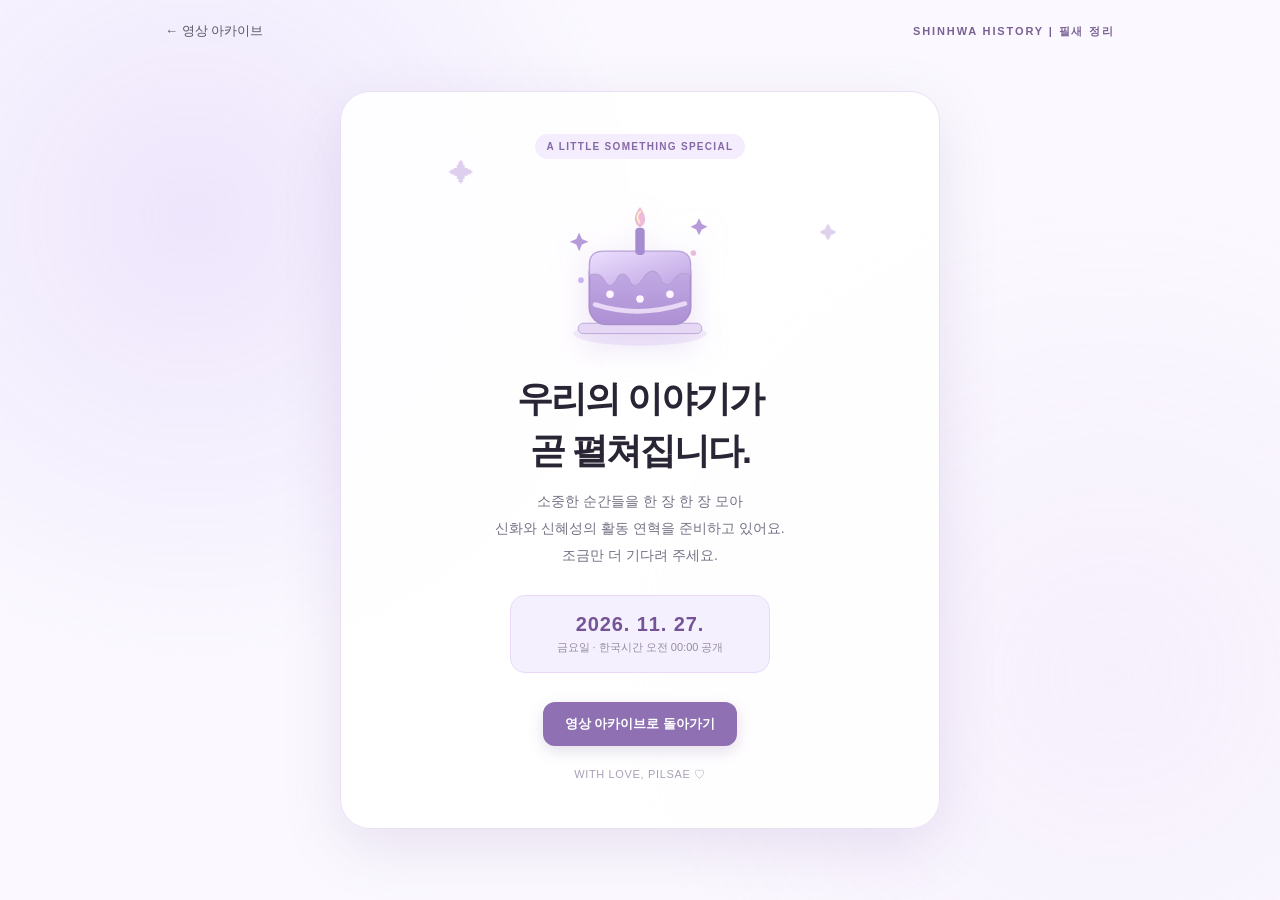
<file: history-coming-soon.html>
<!doctype html>
<html lang="ko"><head><meta charset="utf-8"><meta name="viewport" content="width=device-width,initial-scale=1"><meta name="robots" content="noindex,nofollow,noarchive"><title>활동 연혁 공개 안내 | 필새 정리</title><link rel="icon" href="./assets/favicon-p.png">
<style>
:root{font-family:Pretendard,-apple-system,BlinkMacSystemFont,"Apple SD Gothic Neo","Noto Sans KR",sans-serif;color-scheme:light dark}
*{box-sizing:border-box}body{margin:0;min-height:100vh;background:light-dark(#fbf9ff,#191421);color:light-dark(#2a2535,#f9f4ff);display:flex;flex-direction:column}
body:before{content:"";position:fixed;inset:0;pointer-events:none;background:radial-gradient(circle at 15% 24%,#d4c0f68c,transparent 35%),radial-gradient(circle at 87% 75%,#eeddf887,transparent 38%);opacity:.6}
header{position:relative;z-index:1;padding:22px max(22px,calc((100vw - 950px)/2));display:flex;justify-content:space-between;align-items:center;gap:10px;font-size:13px}header a{color:inherit;text-decoration:none;opacity:.75}header span{letter-spacing:.17em;font-weight:700;color:light-dark(#796193,#ccb1ee);font-size:11px}
main{flex:1;display:grid;place-items:center;padding:22px 20px 64px}.card{position:relative;width:min(100%,600px);text-align:center;padding:42px 36px 46px;border-radius:30px;background:light-dark(#ffffffdc,#28202fe8);border:1px solid light-dark(#eadff5,#635275);box-shadow:0 18px 60px #6c479022;isolation:isolate;overflow:hidden}.card:before,.card:after{content:"✦";position:absolute;color:#bb9cdb;opacity:.48;font-size:25px}.card:before{top:67px;left:18%}.card:after{top:132px;right:17%;font-size:17px}
.tag{display:inline-flex;align-items:center;gap:7px;padding:7px 12px;background:light-dark(#f4edfd,#42334f);border-radius:40px;color:light-dark(#8569a5,#dec8f5);letter-spacing:.13em;font-size:10px;font-weight:800}
.cake{width:178px;height:180px;display:block;margin:19px auto 8px;filter:drop-shadow(0 10px 16px #ad84d63b)}h1{margin:15px 0 12px;line-height:1.42;font-size:clamp(25px,5.2vw,36px);letter-spacing:-.055em}p{margin:0;color:light-dark(#767184,#c3bbcb);font-size:14px;line-height:1.95;word-break:keep-all}.date{margin:25px auto 0;border-radius:15px;padding:17px 22px;width:fit-content;min-width:260px;background:light-dark(#f5f0fd,#382d44);border:1px solid light-dark(#e8daf7,#625074)}.date b{display:block;color:light-dark(#745496,#dec7f3);letter-spacing:.045em;font-size:20px;font-variant-numeric:tabular-nums}.date small{display:block;color:light-dark(#978ba5,#baadcd);font-size:11px;margin-top:4px}a.back{display:inline-flex;margin-top:29px;padding:13px 22px;border-radius:12px;background:light-dark(#8f71b3,#9d7bc6);color:white;text-decoration:none;font-size:13px;font-weight:700;box-shadow:0 5px 16px #775a9733}.sub{margin-top:21px;font-size:11px;letter-spacing:.06em;color:light-dark(#aaa0b6,#94869f)}
@media(max-width:520px){.card{padding:35px 23px 39px;border-radius:25px}.cake{width:154px;height:160px}header{padding:19px 22px}}
</style></head><body><header><a href="./">← 영상 아카이브</a><span>SHINHWA HISTORY | 필새 정리</span></header>
<main><section class="card" aria-label="활동 연혁 공개 예정 안내"><div class="tag">A LITTLE SOMETHING SPECIAL</div>
<svg class="cake" role="img" aria-label="연보라색 생일 케이크" viewBox="0 0 190 190" xmlns="http://www.w3.org/2000/svg">
<defs><linearGradient id="icing" x1="0" y1="0" x2="1" y2="1"><stop stop-color="#eddfff"/><stop offset="1" stop-color="#bea4e2"/></linearGradient><linearGradient id="cake" x1="0" y1="0" x2="0" y2="1"><stop stop-color="#c7b0e8"/><stop offset="1" stop-color="#ad90d4"/></linearGradient></defs>
<ellipse cx="95" cy="165" rx="71" ry="13" fill="#c7b0e9" opacity=".24"/>
<rect x="29" y="154" width="132" height="11" rx="5.5" fill="#e6d8f5" stroke="#bba3d6" stroke-width="1"/>
<rect x="41" y="83" width="108" height="72" rx="18" fill="url(#cake)" stroke="#aa90cd" stroke-width="2"/>
<path d="M41 103 Q52 98 58 110Q64 120 72 104Q79 97 85 111Q91 119 100 104Q111 91 118 109Q125 119 134 104Q142 98 149 103L149 91Q149 77 133 77L57 77Q41 77 41 91Z" fill="url(#icing)" stroke="#b7a2d8" stroke-width="1.5"/>
<path d="M47 134Q93 149 143 133" fill="none" stroke="#e9d8f5" stroke-width="5" stroke-linecap="round"/><g fill="#fff5ff"><circle cx="63" cy="123" r="4"/><circle cx="95" cy="128" r="4"/><circle cx="127" cy="123" r="4"/></g>
<rect x="90" y="52" width="10" height="29" rx="4" fill="#a58cd1"/><path d="M95 52Q84 44 95 30Q106 45 95 52Z" fill="#eebad9"/><path d="M95 47Q89 40 96 34" stroke="#fff1c3" stroke-width="2" fill="none"/>
<g fill="#b79ad9"><path d="M30 57l3 7 7 3-7 3-3 7-3-7-7-3 7-3Z"/><path d="M158 42l3 6 6 3-6 3-3 6-3-6-6-3 6-3Z"/></g><circle cx="152" cy="79" r="3" fill="#e8bbdc"/><circle cx="32" cy="108" r="3" fill="#ccb2ec"/>
</svg>
<h1>우리의 이야기가<br>곧 펼쳐집니다.</h1><p>소중한 순간들을 한 장 한 장 모아<br>신화와 신혜성의 활동 연혁을 준비하고 있어요.<br>조금만 더 기다려 주세요.</p>
<div class="date"><b>2026. 11. 27.</b><small>금요일 · 한국시간 오전 00:00 공개</small></div>
<div><a class="back" href="./">영상 아카이브로 돌아가기</a></div><div class="sub">WITH LOVE, PILSAE ♡</div>
</section></main></body></html>
</file>
